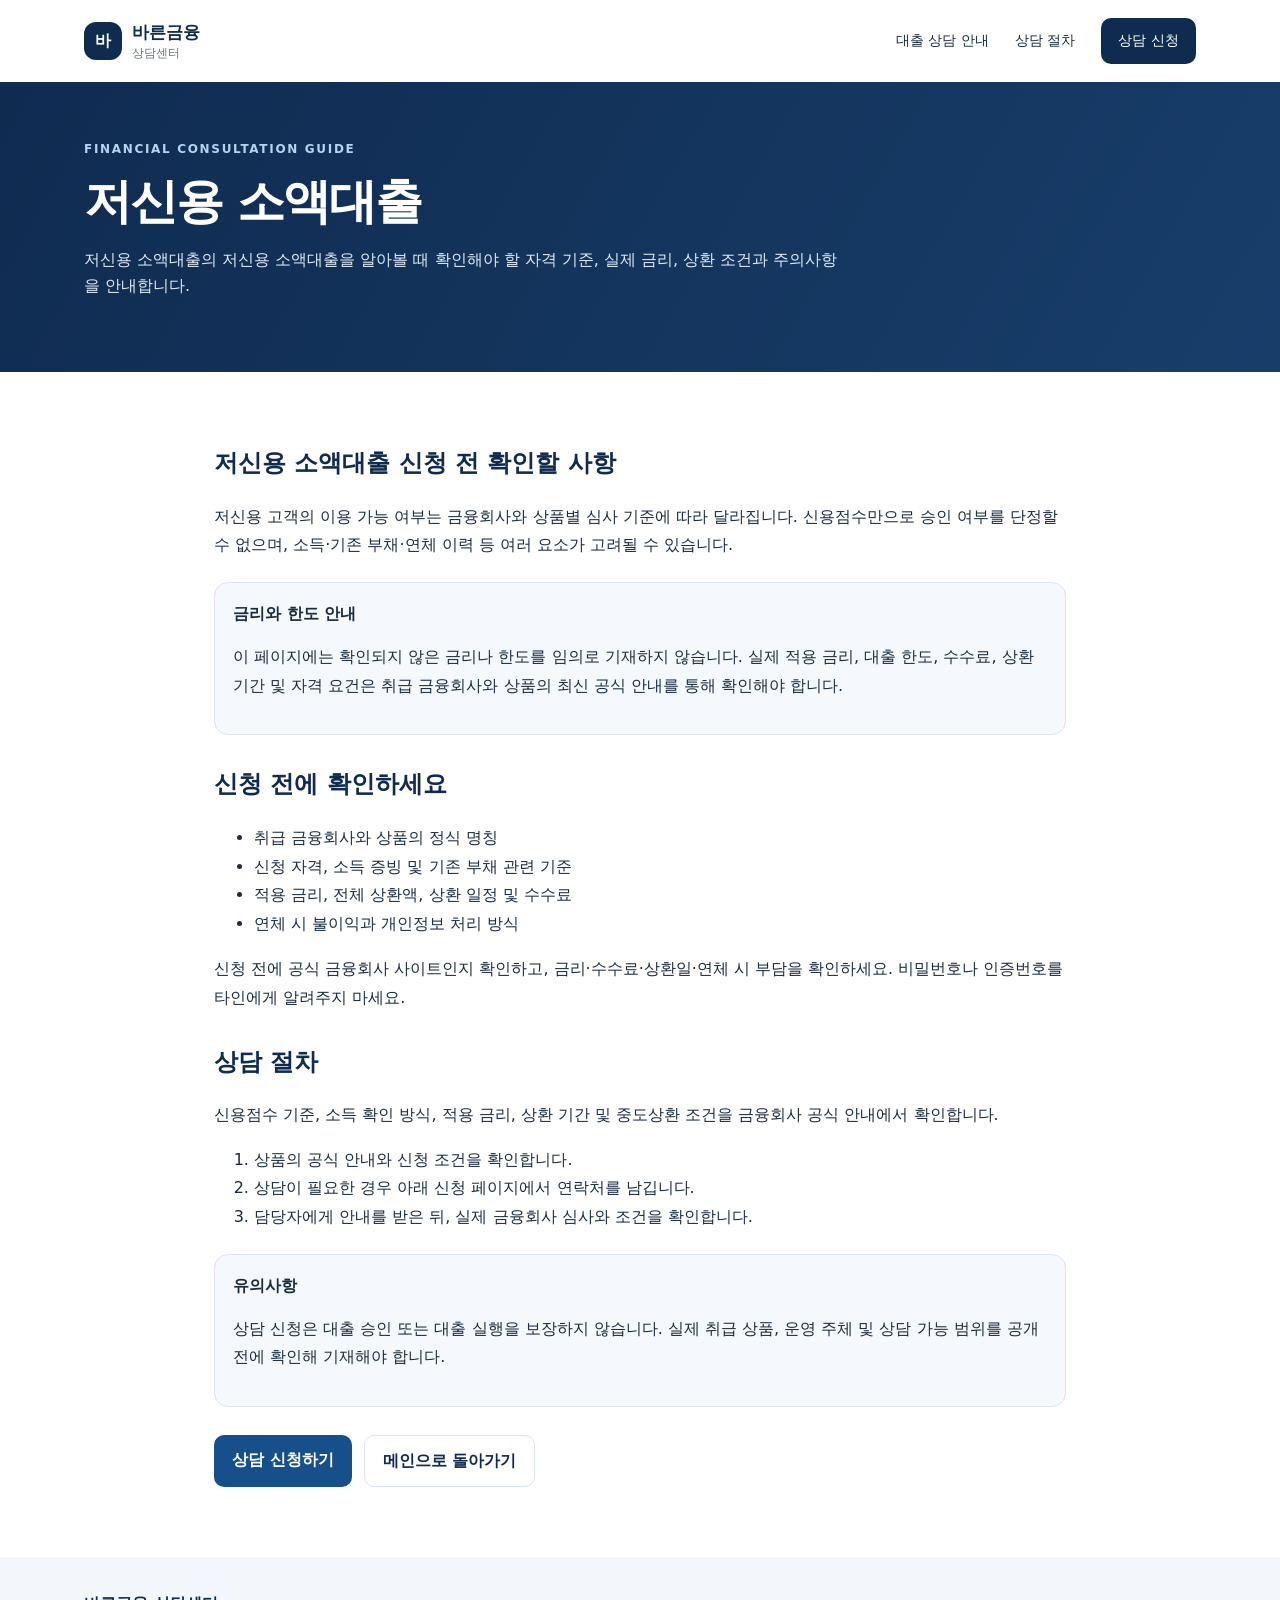
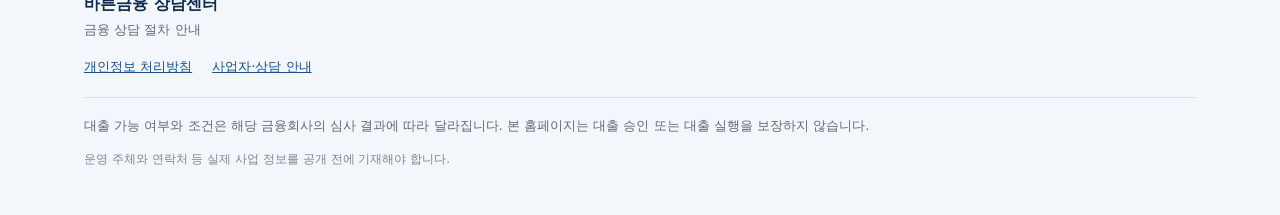
<file: public/low-credit-small-loan.html>
<!doctype html>
<html lang="ko"><head><meta charset="utf-8"><meta name="viewport" content="width=device-width, initial-scale=1"><meta name="description" content="저신용 소액대출의 저신용 소액대출을 알아볼 때 확인해야 할 자격 기준, 실제 금리, 상환 조건과 주의사항을 안내합니다."><meta name="theme-color" content="#102b50"><title>저신용 소액대출 안내 | 바른금융 상담센터</title><link rel="canonical" href="https://YOUR-DOMAIN.example/low-credit-small-loan.html"><link rel="stylesheet" href="styles.css"></head>
<body><a class="skip-link" href="#main">본문으로 건너뛰기</a><header class="site-header"><a class="brand" href="index.html" aria-label="바른금융 상담센터 홈"><span class="brand-mark">바</span><span><strong>바른금융</strong><small>상담센터</small></span></a><nav aria-label="주요 메뉴"><a href="/#products">대출 상담 안내</a><a href="/#process">상담 절차</a><a class="nav-cta" href="/#apply">상담 신청</a></nav></header>
<main id="main"><section class="detail-hero"><p class="eyebrow">FINANCIAL CONSULTATION GUIDE</p><h1>저신용 소액대출</h1><p>저신용 소액대출의 저신용 소액대출을 알아볼 때 확인해야 할 자격 기준, 실제 금리, 상환 조건과 주의사항을 안내합니다.</p></section><article class="detail-content"><h2>저신용 소액대출 신청 전 확인할 사항</h2><p>저신용 고객의 이용 가능 여부는 금융회사와 상품별 심사 기준에 따라 달라집니다. 신용점수만으로 승인 여부를 단정할 수 없으며, 소득·기존 부채·연체 이력 등 여러 요소가 고려될 수 있습니다.</p><div class="notice-panel"><strong>금리와 한도 안내</strong><p>이 페이지에는 확인되지 않은 금리나 한도를 임의로 기재하지 않습니다. 실제 적용 금리, 대출 한도, 수수료, 상환 기간 및 자격 요건은 취급 금융회사와 상품의 최신 공식 안내를 통해 확인해야 합니다.</p></div><h2>신청 전에 확인하세요</h2><ul><li>취급 금융회사와 상품의 정식 명칭</li><li>신청 자격, 소득 증빙 및 기존 부채 관련 기준</li><li>적용 금리, 전체 상환액, 상환 일정 및 수수료</li><li>연체 시 불이익과 개인정보 처리 방식</li></ul><p>신청 전에 공식 금융회사 사이트인지 확인하고, 금리·수수료·상환일·연체 시 부담을 확인하세요. 비밀번호나 인증번호를 타인에게 알려주지 마세요.</p><h2>상담 절차</h2><p>신용점수 기준, 소득 확인 방식, 적용 금리, 상환 기간 및 중도상환 조건을 금융회사 공식 안내에서 확인합니다.</p><ol><li>상품의 공식 안내와 신청 조건을 확인합니다.</li><li>상담이 필요한 경우 아래 신청 페이지에서 연락처를 남깁니다.</li><li>담당자에게 안내를 받은 뒤, 실제 금융회사 심사와 조건을 확인합니다.</li></ol><div class="notice-panel"><strong>유의사항</strong><p>상담 신청은 대출 승인 또는 대출 실행을 보장하지 않습니다. 실제 취급 상품, 운영 주체 및 상담 가능 범위를 공개 전에 확인해 기재해야 합니다.</p></div><div class="detail-actions"><a class="detail-primary" href="/#apply">상담 신청하기</a><a class="detail-secondary" href="index.html">메인으로 돌아가기</a></div></article></main><footer class="site-footer"><div class="footer-brand"><strong>바른금융 상담센터</strong><p>금융 상담 절차 안내</p></div><div class="footer-links"><a href="/privacy.html">개인정보 처리방침</a><a href="/notice.html">사업자·상담 안내</a></div><p class="disclaimer">대출 가능 여부와 조건은 해당 금융회사의 심사 결과에 따라 달라집니다. 본 홈페이지는 대출 승인 또는 대출 실행을 보장하지 않습니다.</p><p class="legal-placeholder">운영 주체와 연락처 등 실제 사업 정보를 공개 전에 기재해야 합니다.</p></footer></body></html>
</file>
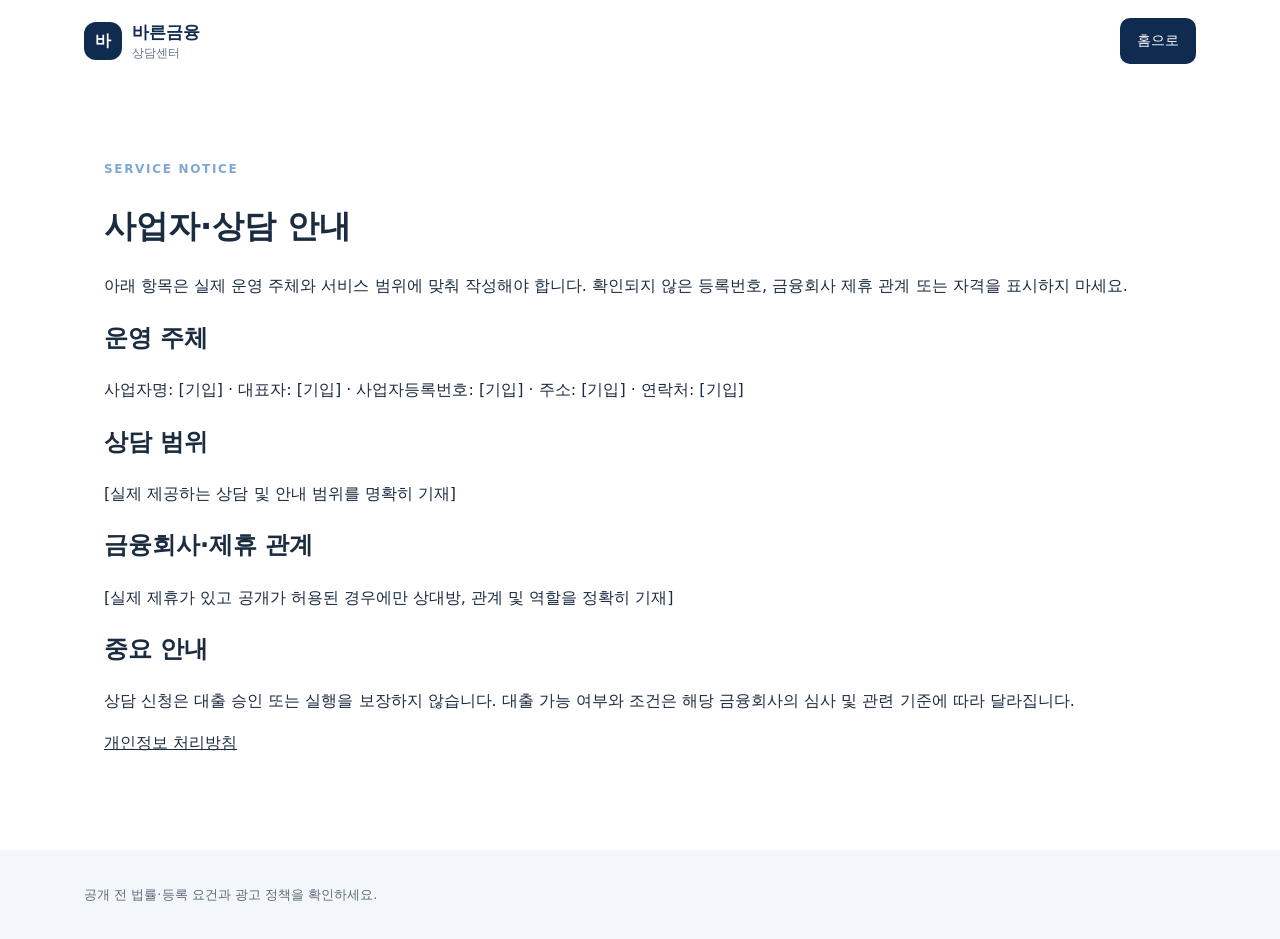
<file: public/notice.html>
<!doctype html><html lang="ko"><head><meta charset="utf-8"><meta name="viewport" content="width=device-width,initial-scale=1"><title>사업자·상담 안내 | 바른금융 상담센터</title><link rel="stylesheet" href="styles.css"></head><body><header class="site-header"><a class="brand" href="index.html"><span class="brand-mark">바</span><span><strong>바른금융</strong><small>상담센터</small></span></a><nav><a class="nav-cta" href="index.html">홈으로</a></nav></header><main class="section"><p class="eyebrow">SERVICE NOTICE</p><h1>사업자·상담 안내</h1><p>아래 항목은 실제 운영 주체와 서비스 범위에 맞춰 작성해야 합니다. 확인되지 않은 등록번호, 금융회사 제휴 관계 또는 자격을 표시하지 마세요.</p><h2>운영 주체</h2><p>사업자명: [기입] · 대표자: [기입] · 사업자등록번호: [기입] · 주소: [기입] · 연락처: [기입]</p><h2>상담 범위</h2><p>[실제 제공하는 상담 및 안내 범위를 명확히 기재]</p><h2>금융회사·제휴 관계</h2><p>[실제 제휴가 있고 공개가 허용된 경우에만 상대방, 관계 및 역할을 정확히 기재]</p><h2>중요 안내</h2><p>상담 신청은 대출 승인 또는 실행을 보장하지 않습니다. 대출 가능 여부와 조건은 해당 금융회사의 심사 및 관련 기준에 따라 달라집니다.</p><p><a href="/privacy.html">개인정보 처리방침</a></p></main><footer class="site-footer">공개 전 법률·등록 요건과 광고 정책을 확인하세요.</footer></body></html>
</file>
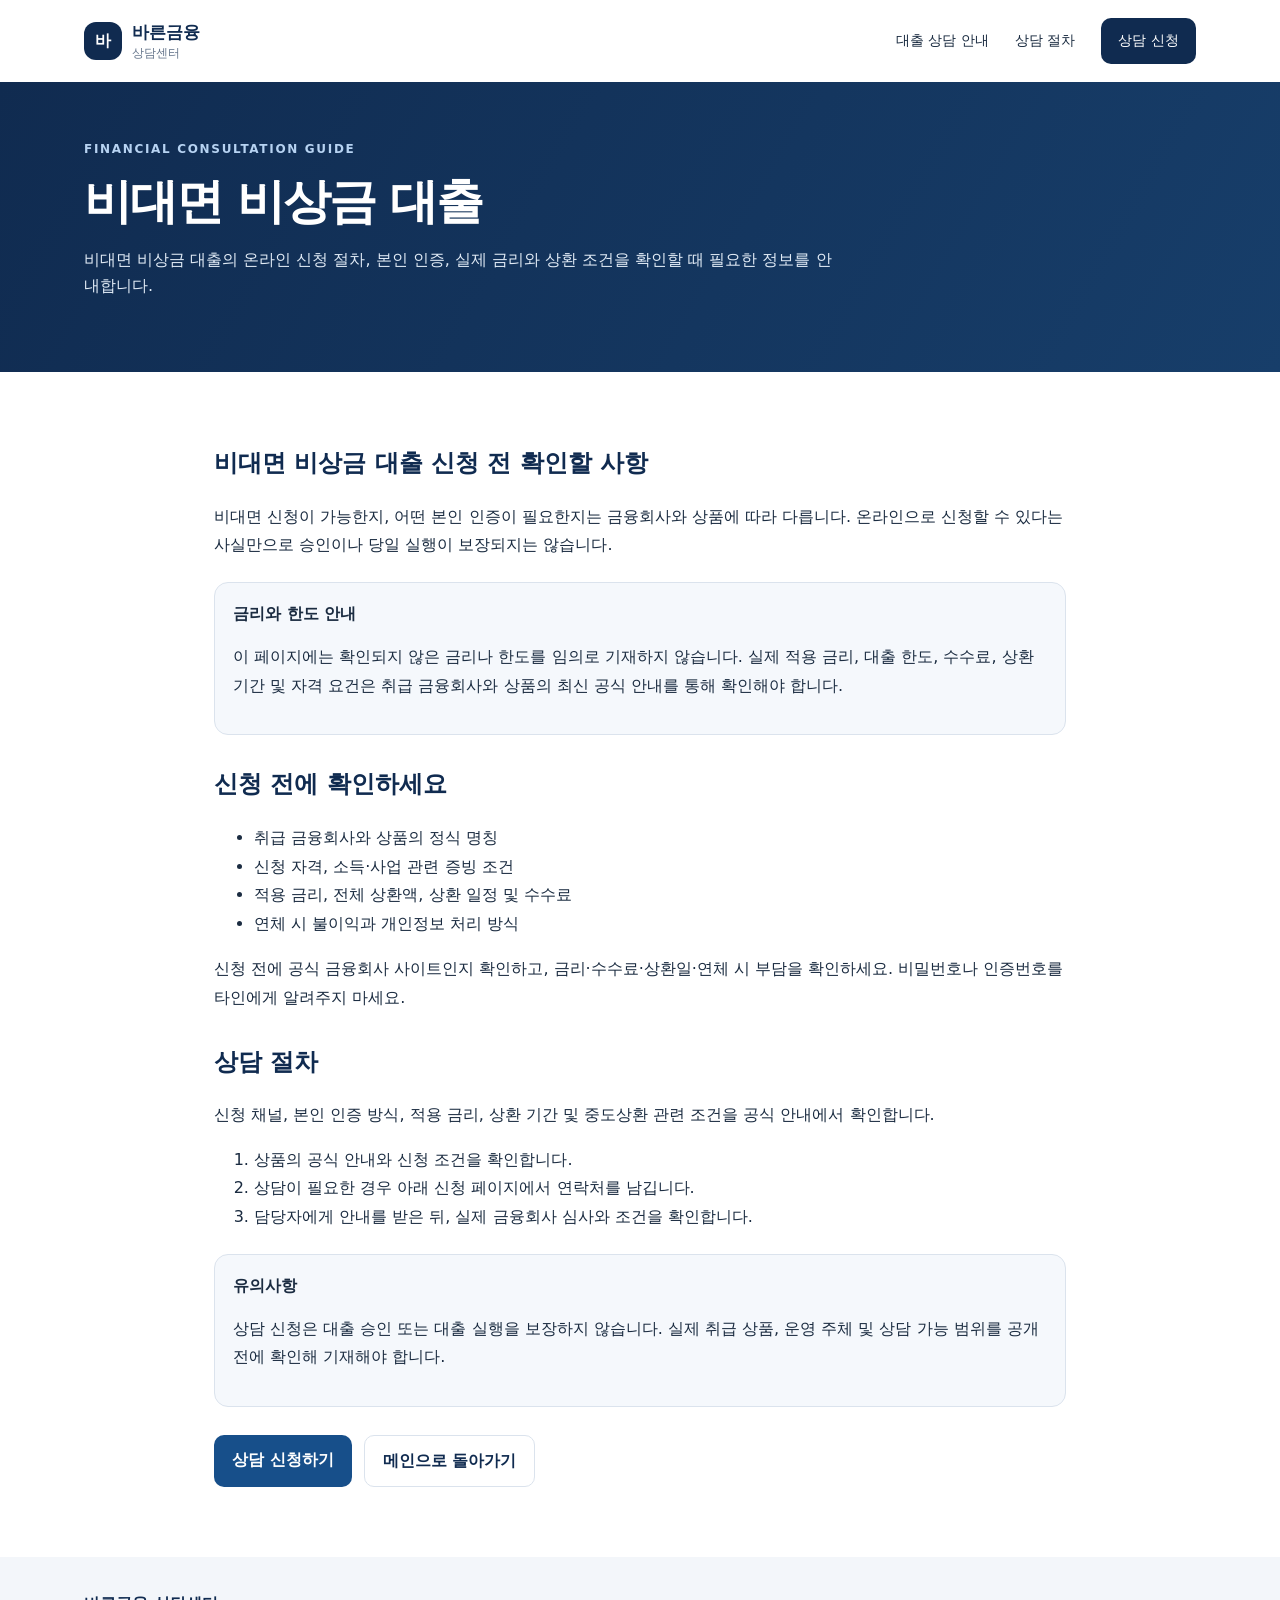
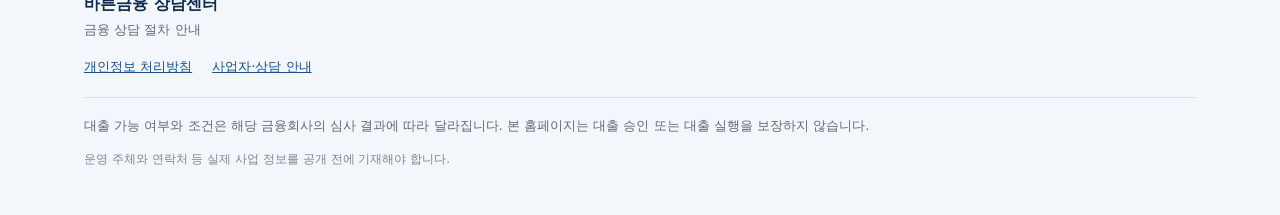
<file: public/online-emergency-loan.html>
<!doctype html>
<html lang="ko"><head><meta charset="utf-8"><meta name="viewport" content="width=device-width, initial-scale=1"><meta name="description" content="비대면 비상금 대출의 온라인 신청 절차, 본인 인증, 실제 금리와 상환 조건을 확인할 때 필요한 정보를 안내합니다."><meta name="theme-color" content="#102b50"><title>비대면 비상금 대출 안내 | 바른금융 상담센터</title><link rel="canonical" href="https://YOUR-DOMAIN.example/online-emergency-loan.html"><link rel="stylesheet" href="styles.css"></head>
<body><a class="skip-link" href="#main">본문으로 건너뛰기</a><header class="site-header"><a class="brand" href="index.html" aria-label="바른금융 상담센터 홈"><span class="brand-mark">바</span><span><strong>바른금융</strong><small>상담센터</small></span></a><nav aria-label="주요 메뉴"><a href="/#products">대출 상담 안내</a><a href="/#process">상담 절차</a><a class="nav-cta" href="/#apply">상담 신청</a></nav></header>
<main id="main"><section class="detail-hero"><p class="eyebrow">FINANCIAL CONSULTATION GUIDE</p><h1>비대면 비상금 대출</h1><p>비대면 비상금 대출의 온라인 신청 절차, 본인 인증, 실제 금리와 상환 조건을 확인할 때 필요한 정보를 안내합니다.</p></section><article class="detail-content"><h2>비대면 비상금 대출 신청 전 확인할 사항</h2><p>비대면 신청이 가능한지, 어떤 본인 인증이 필요한지는 금융회사와 상품에 따라 다릅니다. 온라인으로 신청할 수 있다는 사실만으로 승인이나 당일 실행이 보장되지는 않습니다.</p><div class="notice-panel"><strong>금리와 한도 안내</strong><p>이 페이지에는 확인되지 않은 금리나 한도를 임의로 기재하지 않습니다. 실제 적용 금리, 대출 한도, 수수료, 상환 기간 및 자격 요건은 취급 금융회사와 상품의 최신 공식 안내를 통해 확인해야 합니다.</p></div><h2>신청 전에 확인하세요</h2><ul><li>취급 금융회사와 상품의 정식 명칭</li><li>신청 자격, 소득·사업 관련 증빙 조건</li><li>적용 금리, 전체 상환액, 상환 일정 및 수수료</li><li>연체 시 불이익과 개인정보 처리 방식</li></ul><p>신청 전에 공식 금융회사 사이트인지 확인하고, 금리·수수료·상환일·연체 시 부담을 확인하세요. 비밀번호나 인증번호를 타인에게 알려주지 마세요.</p><h2>상담 절차</h2><p>신청 채널, 본인 인증 방식, 적용 금리, 상환 기간 및 중도상환 관련 조건을 공식 안내에서 확인합니다.</p><ol><li>상품의 공식 안내와 신청 조건을 확인합니다.</li><li>상담이 필요한 경우 아래 신청 페이지에서 연락처를 남깁니다.</li><li>담당자에게 안내를 받은 뒤, 실제 금융회사 심사와 조건을 확인합니다.</li></ol><div class="notice-panel"><strong>유의사항</strong><p>상담 신청은 대출 승인 또는 대출 실행을 보장하지 않습니다. 실제 취급 상품, 운영 주체 및 상담 가능 범위를 공개 전에 확인해 기재해야 합니다.</p></div><div class="detail-actions"><a class="detail-primary" href="/#apply">상담 신청하기</a><a class="detail-secondary" href="index.html">메인으로 돌아가기</a></div></article></main><footer class="site-footer"><div class="footer-brand"><strong>바른금융 상담센터</strong><p>금융 상담 절차 안내</p></div><div class="footer-links"><a href="/privacy.html">개인정보 처리방침</a><a href="/notice.html">사업자·상담 안내</a></div><p class="disclaimer">대출 가능 여부와 조건은 해당 금융회사의 심사 결과에 따라 달라집니다. 본 홈페이지는 대출 승인 또는 대출 실행을 보장하지 않습니다.</p><p class="legal-placeholder">운영 주체와 연락처 등 실제 사업 정보를 공개 전에 기재해야 합니다.</p></footer></body></html>
</file>
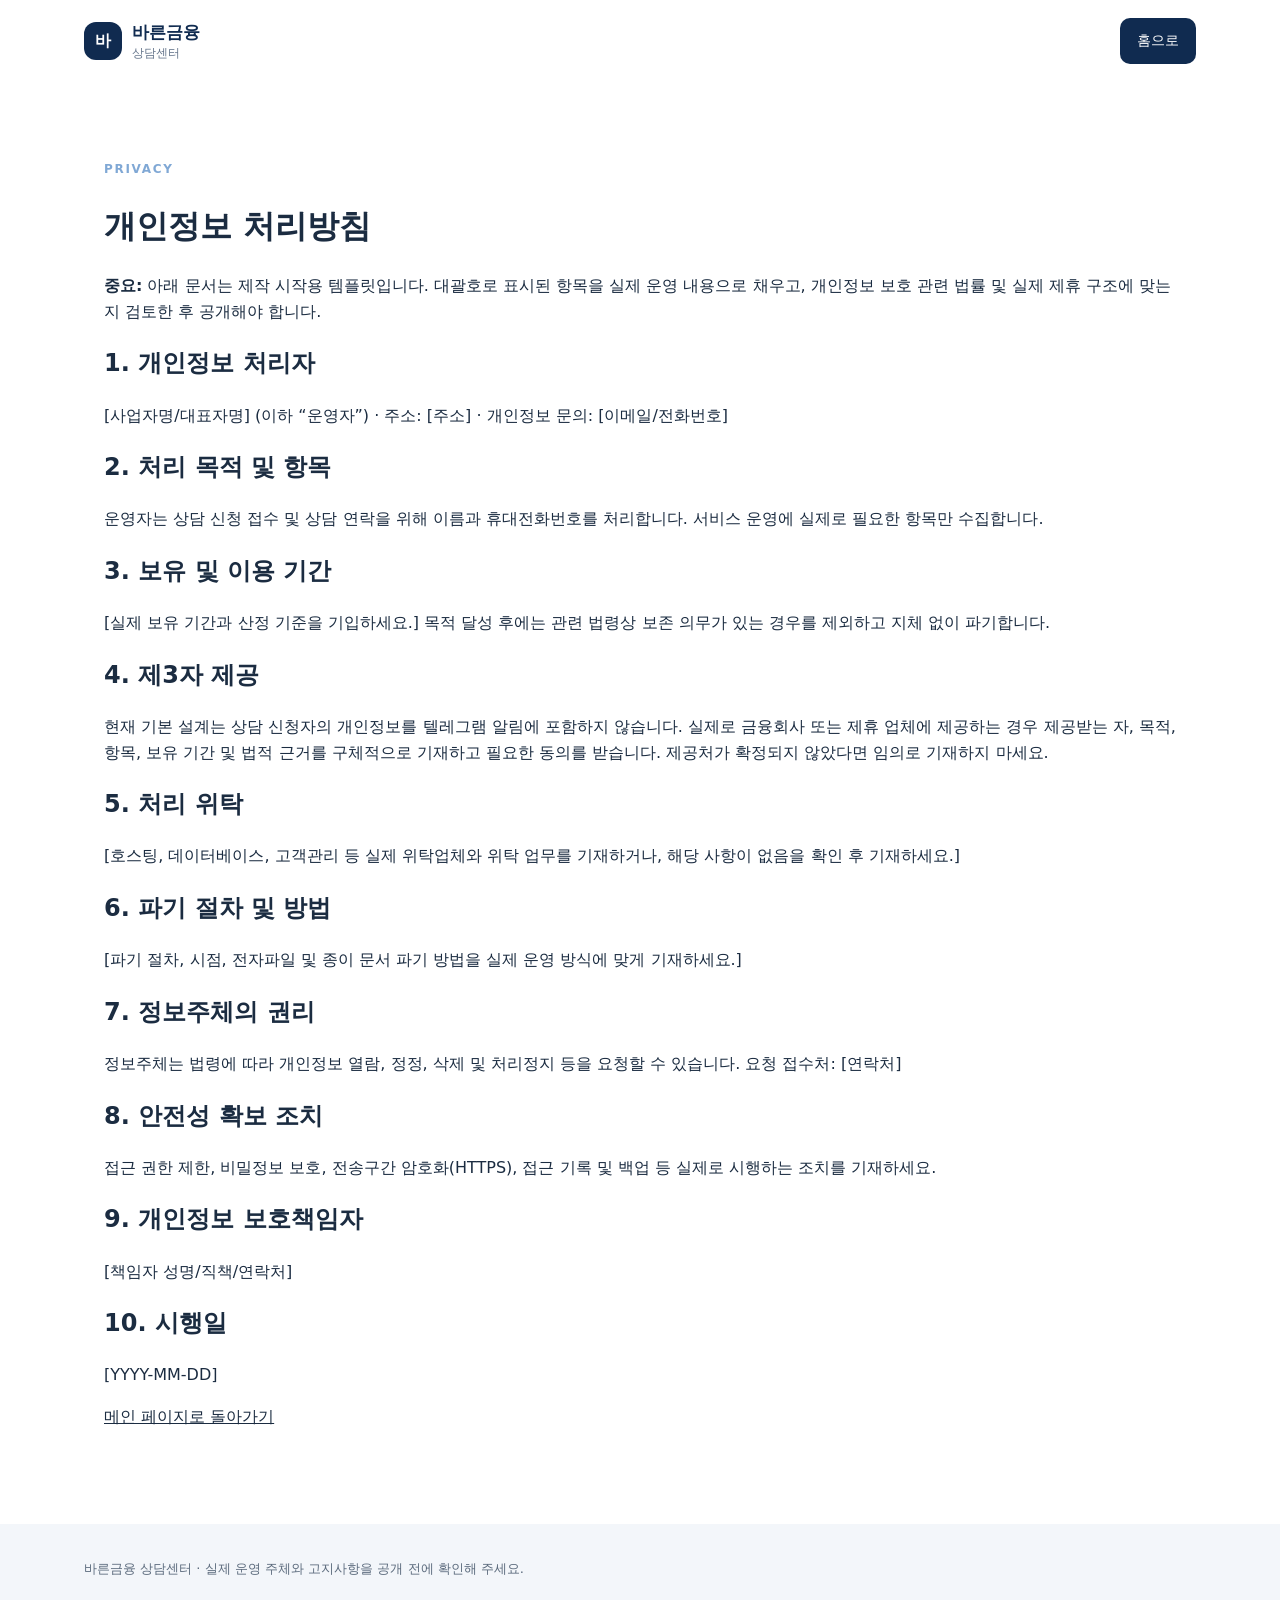
<file: public/privacy.html>
<!doctype html><html lang="ko"><head><meta charset="utf-8"><meta name="viewport" content="width=device-width,initial-scale=1"><meta name="robots" content="index,follow"><title>개인정보 처리방침 | 바른금융 상담센터</title><link rel="stylesheet" href="styles.css"></head><body><header class="site-header"><a class="brand" href="index.html"><span class="brand-mark">바</span><span><strong>바른금융</strong><small>상담센터</small></span></a><nav><a class="nav-cta" href="index.html">홈으로</a></nav></header><main class="section"><p class="eyebrow">PRIVACY</p><h1>개인정보 처리방침</h1><p><strong>중요:</strong> 아래 문서는 제작 시작용 템플릿입니다. 대괄호로 표시된 항목을 실제 운영 내용으로 채우고, 개인정보 보호 관련 법률 및 실제 제휴 구조에 맞는지 검토한 후 공개해야 합니다.</p><h2>1. 개인정보 처리자</h2><p>[사업자명/대표자명] (이하 “운영자”) · 주소: [주소] · 개인정보 문의: [이메일/전화번호]</p><h2>2. 처리 목적 및 항목</h2><p>운영자는 상담 신청 접수 및 상담 연락을 위해 이름과 휴대전화번호를 처리합니다. 서비스 운영에 실제로 필요한 항목만 수집합니다.</p><h2>3. 보유 및 이용 기간</h2><p>[실제 보유 기간과 산정 기준을 기입하세요.] 목적 달성 후에는 관련 법령상 보존 의무가 있는 경우를 제외하고 지체 없이 파기합니다.</p><h2>4. 제3자 제공</h2><p>현재 기본 설계는 상담 신청자의 개인정보를 텔레그램 알림에 포함하지 않습니다. 실제로 금융회사 또는 제휴 업체에 제공하는 경우 제공받는 자, 목적, 항목, 보유 기간 및 법적 근거를 구체적으로 기재하고 필요한 동의를 받습니다. 제공처가 확정되지 않았다면 임의로 기재하지 마세요.</p><h2>5. 처리 위탁</h2><p>[호스팅, 데이터베이스, 고객관리 등 실제 위탁업체와 위탁 업무를 기재하거나, 해당 사항이 없음을 확인 후 기재하세요.]</p><h2>6. 파기 절차 및 방법</h2><p>[파기 절차, 시점, 전자파일 및 종이 문서 파기 방법을 실제 운영 방식에 맞게 기재하세요.]</p><h2>7. 정보주체의 권리</h2><p>정보주체는 법령에 따라 개인정보 열람, 정정, 삭제 및 처리정지 등을 요청할 수 있습니다. 요청 접수처: [연락처]</p><h2>8. 안전성 확보 조치</h2><p>접근 권한 제한, 비밀정보 보호, 전송구간 암호화(HTTPS), 접근 기록 및 백업 등 실제로 시행하는 조치를 기재하세요.</p><h2>9. 개인정보 보호책임자</h2><p>[책임자 성명/직책/연락처]</p><h2>10. 시행일</h2><p>[YYYY-MM-DD]</p><p><a href="index.html">메인 페이지로 돌아가기</a></p></main><footer class="site-footer">바른금융 상담센터 · 실제 운영 주체와 고지사항을 공개 전에 확인해 주세요.</footer></body></html>
</file>
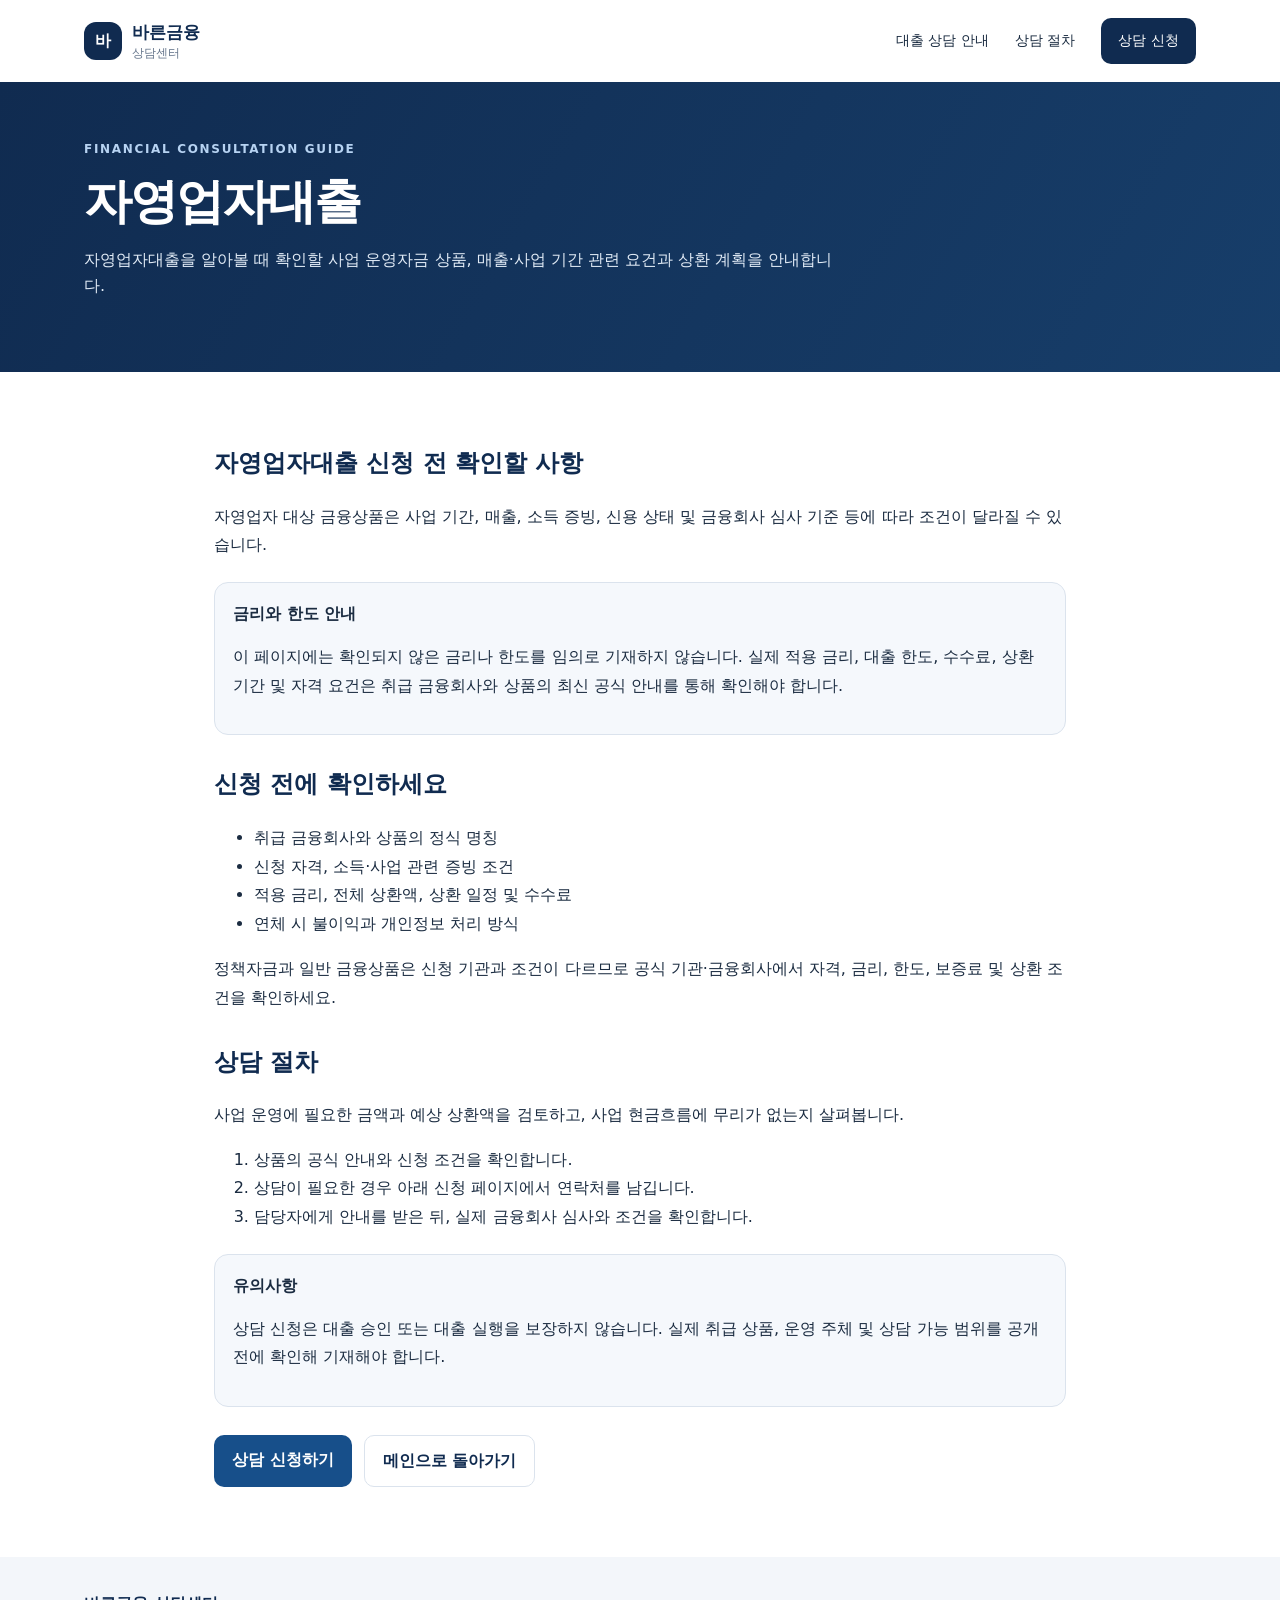
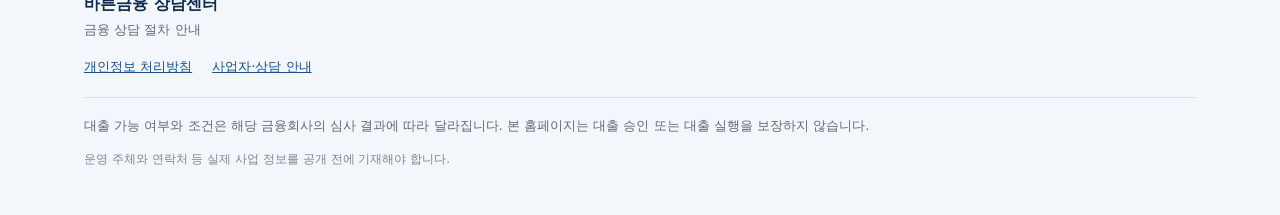
<file: public/self-employed-loan.html>
<!doctype html>
<html lang="ko"><head><meta charset="utf-8"><meta name="viewport" content="width=device-width, initial-scale=1"><meta name="description" content="자영업자대출을 알아볼 때 확인할 사업 운영자금 상품, 매출·사업 기간 관련 요건과 상환 계획을 안내합니다."><meta name="theme-color" content="#102b50"><title>자영업자대출 안내 | 바른금융 상담센터</title><link rel="canonical" href="https://YOUR-DOMAIN.example/self-employed-loan.html"><link rel="stylesheet" href="styles.css"></head>
<body><a class="skip-link" href="#main">본문으로 건너뛰기</a><header class="site-header"><a class="brand" href="index.html" aria-label="바른금융 상담센터 홈"><span class="brand-mark">바</span><span><strong>바른금융</strong><small>상담센터</small></span></a><nav aria-label="주요 메뉴"><a href="/#products">대출 상담 안내</a><a href="/#process">상담 절차</a><a class="nav-cta" href="/#apply">상담 신청</a></nav></header>
<main id="main"><section class="detail-hero"><p class="eyebrow">FINANCIAL CONSULTATION GUIDE</p><h1>자영업자대출</h1><p>자영업자대출을 알아볼 때 확인할 사업 운영자금 상품, 매출·사업 기간 관련 요건과 상환 계획을 안내합니다.</p></section><article class="detail-content"><h2>자영업자대출 신청 전 확인할 사항</h2><p>자영업자 대상 금융상품은 사업 기간, 매출, 소득 증빙, 신용 상태 및 금융회사 심사 기준 등에 따라 조건이 달라질 수 있습니다.</p><div class="notice-panel"><strong>금리와 한도 안내</strong><p>이 페이지에는 확인되지 않은 금리나 한도를 임의로 기재하지 않습니다. 실제 적용 금리, 대출 한도, 수수료, 상환 기간 및 자격 요건은 취급 금융회사와 상품의 최신 공식 안내를 통해 확인해야 합니다.</p></div><h2>신청 전에 확인하세요</h2><ul><li>취급 금융회사와 상품의 정식 명칭</li><li>신청 자격, 소득·사업 관련 증빙 조건</li><li>적용 금리, 전체 상환액, 상환 일정 및 수수료</li><li>연체 시 불이익과 개인정보 처리 방식</li></ul><p>정책자금과 일반 금융상품은 신청 기관과 조건이 다르므로 공식 기관·금융회사에서 자격, 금리, 한도, 보증료 및 상환 조건을 확인하세요.</p><h2>상담 절차</h2><p>사업 운영에 필요한 금액과 예상 상환액을 검토하고, 사업 현금흐름에 무리가 없는지 살펴봅니다.</p><ol><li>상품의 공식 안내와 신청 조건을 확인합니다.</li><li>상담이 필요한 경우 아래 신청 페이지에서 연락처를 남깁니다.</li><li>담당자에게 안내를 받은 뒤, 실제 금융회사 심사와 조건을 확인합니다.</li></ol><div class="notice-panel"><strong>유의사항</strong><p>상담 신청은 대출 승인 또는 대출 실행을 보장하지 않습니다. 실제 취급 상품, 운영 주체 및 상담 가능 범위를 공개 전에 확인해 기재해야 합니다.</p></div><div class="detail-actions"><a class="detail-primary" href="/#apply">상담 신청하기</a><a class="detail-secondary" href="index.html">메인으로 돌아가기</a></div></article></main><footer class="site-footer"><div class="footer-brand"><strong>바른금융 상담센터</strong><p>금융 상담 절차 안내</p></div><div class="footer-links"><a href="/privacy.html">개인정보 처리방침</a><a href="/notice.html">사업자·상담 안내</a></div><p class="disclaimer">대출 가능 여부와 조건은 해당 금융회사의 심사 결과에 따라 달라집니다. 본 홈페이지는 대출 승인 또는 대출 실행을 보장하지 않습니다.</p><p class="legal-placeholder">운영 주체와 연락처 등 실제 사업 정보를 공개 전에 기재해야 합니다.</p></footer></body></html>
</file>
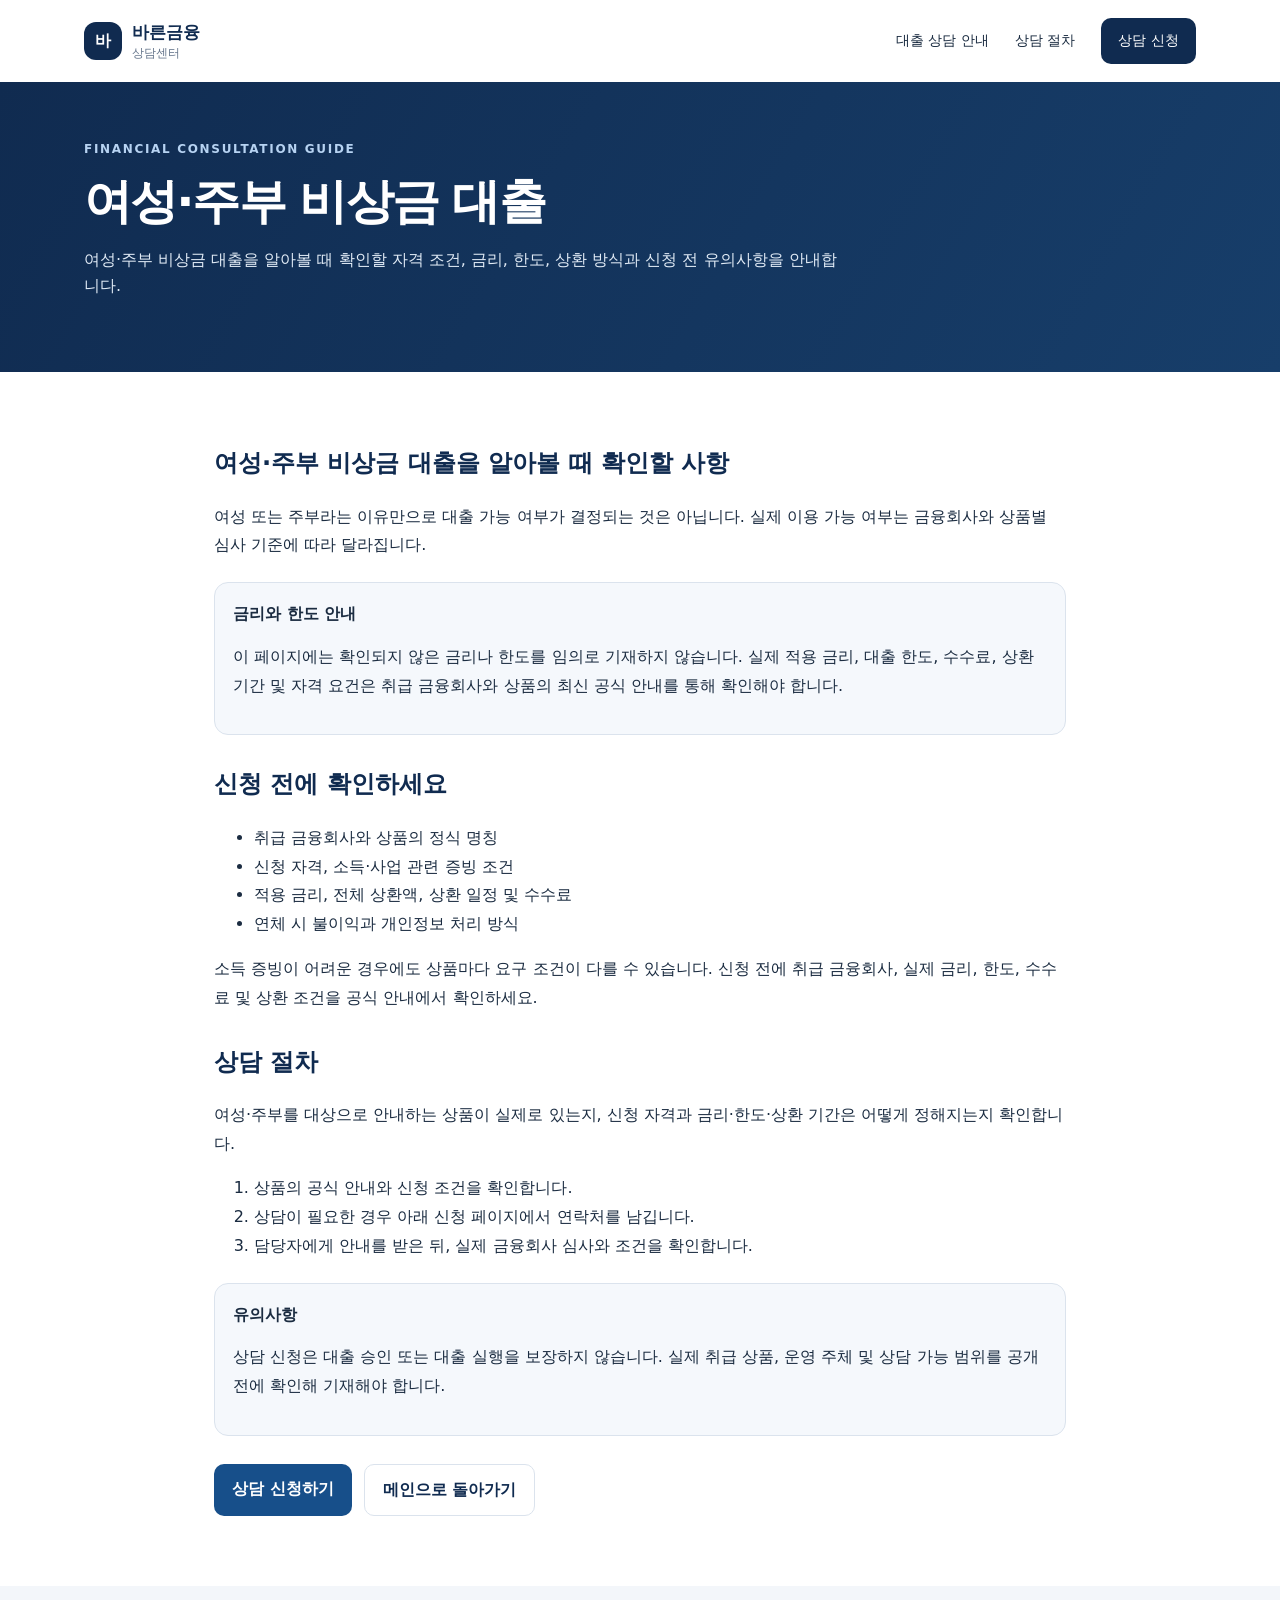
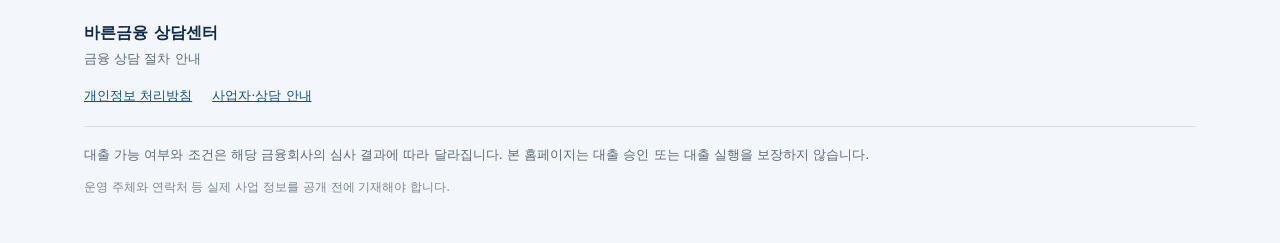
<file: public/women-housewife-loan.html>
<!doctype html>
<html lang="ko"><head><meta charset="utf-8"><meta name="viewport" content="width=device-width, initial-scale=1"><meta name="description" content="여성·주부 비상금 대출을 알아볼 때 확인할 자격 조건, 금리, 한도, 상환 방식과 신청 전 유의사항을 안내합니다."><meta name="theme-color" content="#102b50"><title>여성·주부 비상금 대출 안내 | 바른금융 상담센터</title><link rel="canonical" href="https://YOUR-DOMAIN.example/women-housewife-loan.html"><link rel="stylesheet" href="styles.css"></head>
<body><a class="skip-link" href="#main">본문으로 건너뛰기</a><header class="site-header"><a class="brand" href="index.html" aria-label="바른금융 상담센터 홈"><span class="brand-mark">바</span><span><strong>바른금융</strong><small>상담센터</small></span></a><nav aria-label="주요 메뉴"><a href="/#products">대출 상담 안내</a><a href="/#process">상담 절차</a><a class="nav-cta" href="/#apply">상담 신청</a></nav></header>
<main id="main"><section class="detail-hero"><p class="eyebrow">FINANCIAL CONSULTATION GUIDE</p><h1>여성·주부 비상금 대출</h1><p>여성·주부 비상금 대출을 알아볼 때 확인할 자격 조건, 금리, 한도, 상환 방식과 신청 전 유의사항을 안내합니다.</p></section><article class="detail-content"><h2>여성·주부 비상금 대출을 알아볼 때 확인할 사항</h2><p>여성 또는 주부라는 이유만으로 대출 가능 여부가 결정되는 것은 아닙니다. 실제 이용 가능 여부는 금융회사와 상품별 심사 기준에 따라 달라집니다.</p><div class="notice-panel"><strong>금리와 한도 안내</strong><p>이 페이지에는 확인되지 않은 금리나 한도를 임의로 기재하지 않습니다. 실제 적용 금리, 대출 한도, 수수료, 상환 기간 및 자격 요건은 취급 금융회사와 상품의 최신 공식 안내를 통해 확인해야 합니다.</p></div><h2>신청 전에 확인하세요</h2><ul><li>취급 금융회사와 상품의 정식 명칭</li><li>신청 자격, 소득·사업 관련 증빙 조건</li><li>적용 금리, 전체 상환액, 상환 일정 및 수수료</li><li>연체 시 불이익과 개인정보 처리 방식</li></ul><p>소득 증빙이 어려운 경우에도 상품마다 요구 조건이 다를 수 있습니다. 신청 전에 취급 금융회사, 실제 금리, 한도, 수수료 및 상환 조건을 공식 안내에서 확인하세요.</p><h2>상담 절차</h2><p>여성·주부를 대상으로 안내하는 상품이 실제로 있는지, 신청 자격과 금리·한도·상환 기간은 어떻게 정해지는지 확인합니다.</p><ol><li>상품의 공식 안내와 신청 조건을 확인합니다.</li><li>상담이 필요한 경우 아래 신청 페이지에서 연락처를 남깁니다.</li><li>담당자에게 안내를 받은 뒤, 실제 금융회사 심사와 조건을 확인합니다.</li></ol><div class="notice-panel"><strong>유의사항</strong><p>상담 신청은 대출 승인 또는 대출 실행을 보장하지 않습니다. 실제 취급 상품, 운영 주체 및 상담 가능 범위를 공개 전에 확인해 기재해야 합니다.</p></div><div class="detail-actions"><a class="detail-primary" href="/#apply">상담 신청하기</a><a class="detail-secondary" href="index.html">메인으로 돌아가기</a></div></article></main><footer class="site-footer"><div class="footer-brand"><strong>바른금융 상담센터</strong><p>금융 상담 절차 안내</p></div><div class="footer-links"><a href="/privacy.html">개인정보 처리방침</a><a href="/notice.html">사업자·상담 안내</a></div><p class="disclaimer">대출 가능 여부와 조건은 해당 금융회사의 심사 결과에 따라 달라집니다. 본 홈페이지는 대출 승인 또는 대출 실행을 보장하지 않습니다.</p><p class="legal-placeholder">운영 주체와 연락처 등 실제 사업 정보를 공개 전에 기재해야 합니다.</p></footer></body></html>
</file>
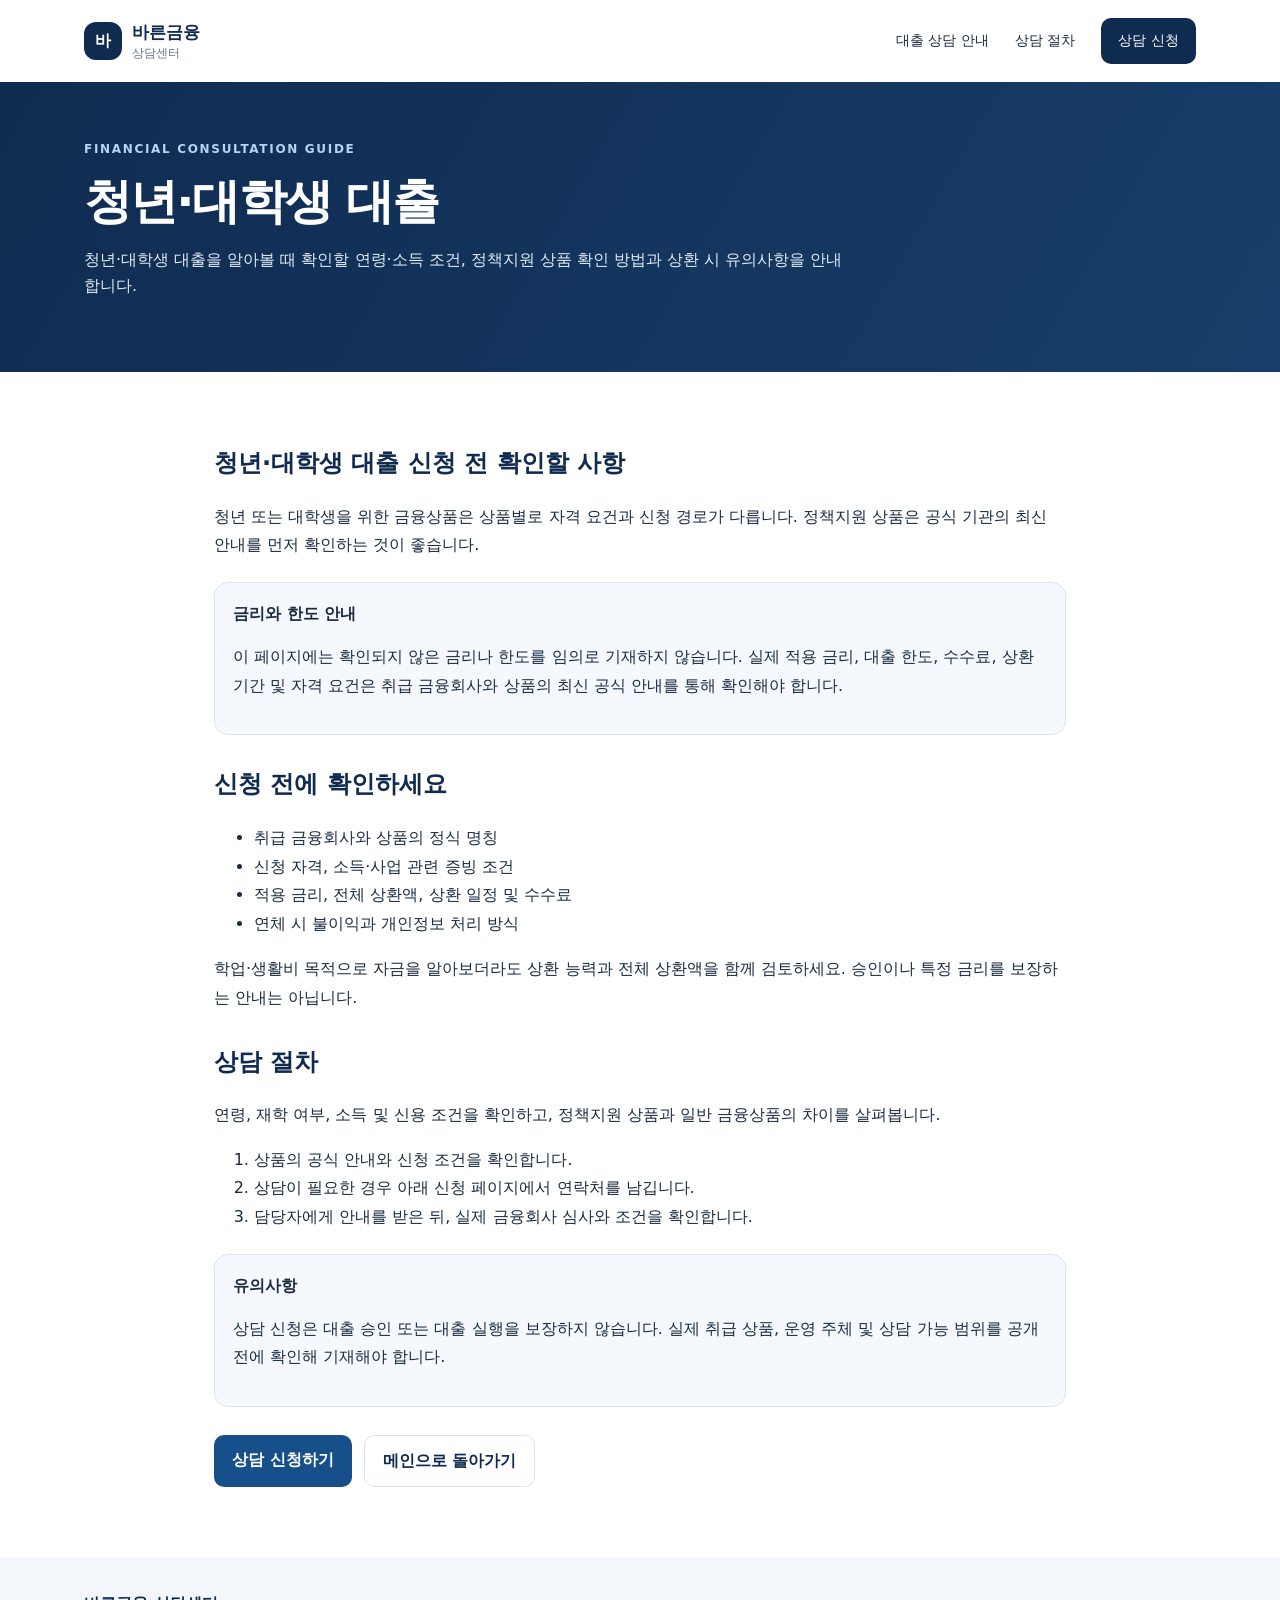
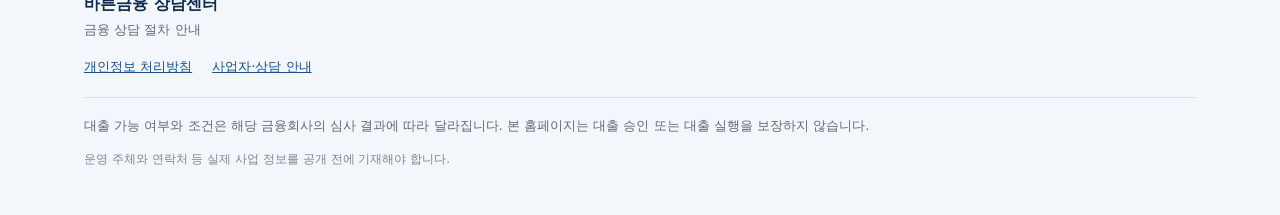
<file: public/youth-student-loan.html>
<!doctype html>
<html lang="ko"><head><meta charset="utf-8"><meta name="viewport" content="width=device-width, initial-scale=1"><meta name="description" content="청년·대학생 대출을 알아볼 때 확인할 연령·소득 조건, 정책지원 상품 확인 방법과 상환 시 유의사항을 안내합니다."><meta name="theme-color" content="#102b50"><title>청년·대학생 대출 안내 | 바른금융 상담센터</title><link rel="canonical" href="https://YOUR-DOMAIN.example/youth-student-loan.html"><link rel="stylesheet" href="styles.css"></head>
<body><a class="skip-link" href="#main">본문으로 건너뛰기</a><header class="site-header"><a class="brand" href="index.html" aria-label="바른금융 상담센터 홈"><span class="brand-mark">바</span><span><strong>바른금융</strong><small>상담센터</small></span></a><nav aria-label="주요 메뉴"><a href="/#products">대출 상담 안내</a><a href="/#process">상담 절차</a><a class="nav-cta" href="/#apply">상담 신청</a></nav></header>
<main id="main"><section class="detail-hero"><p class="eyebrow">FINANCIAL CONSULTATION GUIDE</p><h1>청년·대학생 대출</h1><p>청년·대학생 대출을 알아볼 때 확인할 연령·소득 조건, 정책지원 상품 확인 방법과 상환 시 유의사항을 안내합니다.</p></section><article class="detail-content"><h2>청년·대학생 대출 신청 전 확인할 사항</h2><p>청년 또는 대학생을 위한 금융상품은 상품별로 자격 요건과 신청 경로가 다릅니다. 정책지원 상품은 공식 기관의 최신 안내를 먼저 확인하는 것이 좋습니다.</p><div class="notice-panel"><strong>금리와 한도 안내</strong><p>이 페이지에는 확인되지 않은 금리나 한도를 임의로 기재하지 않습니다. 실제 적용 금리, 대출 한도, 수수료, 상환 기간 및 자격 요건은 취급 금융회사와 상품의 최신 공식 안내를 통해 확인해야 합니다.</p></div><h2>신청 전에 확인하세요</h2><ul><li>취급 금융회사와 상품의 정식 명칭</li><li>신청 자격, 소득·사업 관련 증빙 조건</li><li>적용 금리, 전체 상환액, 상환 일정 및 수수료</li><li>연체 시 불이익과 개인정보 처리 방식</li></ul><p>학업·생활비 목적으로 자금을 알아보더라도 상환 능력과 전체 상환액을 함께 검토하세요. 승인이나 특정 금리를 보장하는 안내는 아닙니다.</p><h2>상담 절차</h2><p>연령, 재학 여부, 소득 및 신용 조건을 확인하고, 정책지원 상품과 일반 금융상품의 차이를 살펴봅니다.</p><ol><li>상품의 공식 안내와 신청 조건을 확인합니다.</li><li>상담이 필요한 경우 아래 신청 페이지에서 연락처를 남깁니다.</li><li>담당자에게 안내를 받은 뒤, 실제 금융회사 심사와 조건을 확인합니다.</li></ol><div class="notice-panel"><strong>유의사항</strong><p>상담 신청은 대출 승인 또는 대출 실행을 보장하지 않습니다. 실제 취급 상품, 운영 주체 및 상담 가능 범위를 공개 전에 확인해 기재해야 합니다.</p></div><div class="detail-actions"><a class="detail-primary" href="/#apply">상담 신청하기</a><a class="detail-secondary" href="index.html">메인으로 돌아가기</a></div></article></main><footer class="site-footer"><div class="footer-brand"><strong>바른금융 상담센터</strong><p>금융 상담 절차 안내</p></div><div class="footer-links"><a href="/privacy.html">개인정보 처리방침</a><a href="/notice.html">사업자·상담 안내</a></div><p class="disclaimer">대출 가능 여부와 조건은 해당 금융회사의 심사 결과에 따라 달라집니다. 본 홈페이지는 대출 승인 또는 대출 실행을 보장하지 않습니다.</p><p class="legal-placeholder">운영 주체와 연락처 등 실제 사업 정보를 공개 전에 기재해야 합니다.</p></footer></body></html>
</file>
<file: public/styles.css>
:root{--navy:#102b50;--blue:#174f8a;--ink:#1b2c41;--muted:#65758b;--line:#dbe3ed;--pale:#f2f6fb;--white:#fff;--radius:20px}*{box-sizing:border-box}html{scroll-behavior:smooth}body{margin:0;font-family:system-ui,-apple-system,BlinkMacSystemFont,"Noto Sans KR",sans-serif;color:var(--ink);line-height:1.6;background:#fff}a{color:inherit}.skip-link{position:absolute;left:-9999px;top:0}.skip-link:focus{left:1rem;z-index:99;background:#fff;padding:1rem}.site-header{height:82px;max-width:1160px;margin:auto;padding:0 24px;display:flex;align-items:center;justify-content:space-between;gap:24px}.brand{display:flex;align-items:center;gap:10px;text-decoration:none;color:var(--navy)}.brand-mark{width:38px;height:38px;border-radius:12px;background:var(--navy);color:#fff;display:grid;place-items:center;font-weight:800}.brand strong,.brand small{display:block;line-height:1.2}.brand strong{font-size:1.05rem}.brand small{font-size:.75rem;color:var(--muted);margin-top:4px}.site-header nav{display:flex;align-items:center;gap:26px}.site-header nav a{text-decoration:none;font-size:.9rem}.site-header .nav-cta{background:var(--navy);color:#fff;border-radius:10px;padding:11px 17px}.hero{background:linear-gradient(120deg,#102b50 0%,#173e6a 100%);color:#fff;padding:64px max(24px,calc((100vw - 1112px)/2));display:grid;grid-template-columns:minmax(0,1.1fr) minmax(340px,.9fr);align-items:center;gap:56px}.eyebrow{font-size:.75rem;font-weight:800;letter-spacing:.14em;color:#80a8d5;margin:0 0 12px}.hero h1{font-size:clamp(2rem,4vw,3.35rem);line-height:1.24;letter-spacing:-.05em;margin:0 0 20px}.hero h1 span{color:#c6dcf6}.hero-desc{max-width:510px;color:#d9e5f3;font-size:1.05rem}.trust-points{display:flex;flex-wrap:wrap;gap:10px;margin-top:30px}.trust-points span{border:1px solid #557293;border-radius:999px;padding:8px 12px;color:#e3edf8;font-size:.83rem}.form-card{background:#fff;color:var(--ink);border-radius:var(--radius);padding:30px;box-shadow:0 18px 55px #071b3440}.form-kicker{color:var(--blue);font-size:.7rem;letter-spacing:.13em;font-weight:800;margin:0}.form-card h2{margin:5px 0;font-size:1.65rem;color:var(--navy)}.form-intro{margin:0 0 22px;color:var(--muted);font-size:.9rem}.form-card form>label{display:block;font-size:.88rem;font-weight:700;margin:15px 0 7px}.form-card input:not([type=checkbox]){width:100%;min-height:48px;border:1px solid #cfd9e5;border-radius:10px;padding:12px 14px;font:inherit;color:var(--ink);background:#fff}.form-card input:focus{outline:3px solid #bcd7f4;border-color:var(--blue)}.consent-box{margin-top:18px;padding:15px;background:#f5f8fc;border:1px solid #e0e7f0;border-radius:12px}.check-row{display:flex;align-items:flex-start;gap:9px;font-size:.82rem;line-height:1.5;margin:0 0 12px}.check-row input{margin-top:4px;flex:0 0 auto;accent-color:var(--blue)}.check-row strong{color:#173e6a}.consent-box details{font-size:.8rem;color:var(--muted);margin:4px 0 15px 25px}.consent-box summary{cursor:pointer;color:var(--blue)}.consent-box details p{margin:.5rem 0}.optional-consent{padding-top:12px;border-top:1px solid #dbe3ed}.small-note{font-size:.72rem;color:#66758a;margin:0}.honeypot{position:absolute;left:-10000px;width:1px;height:1px;overflow:hidden}.submit-btn{width:100%;border:0;background:var(--blue);color:#fff;border-radius:11px;padding:15px;font:inherit;font-weight:750;cursor:pointer;margin-top:17px}.submit-btn:hover{background:#103d70}.submit-btn:disabled{opacity:.65;cursor:wait}.secure-note{text-align:center;font-size:.75rem;color:var(--muted);margin:12px 0 0}.form-status{font-size:.86rem;margin:10px 0 0;color:var(--blue)}.section{max-width:1120px;margin:auto;padding:78px 24px}.section-heading{text-align:center;max-width:650px;margin:0 auto 34px}.section-heading .eyebrow{color:var(--blue)}.section-heading h2{font-size:clamp(1.7rem,3vw,2.35rem);letter-spacing:-.04em;margin:0 0 10px;color:var(--navy)}.section-heading>p:last-child{color:var(--muted);margin:0}.steps{display:grid;grid-template-columns:repeat(3,1fr);gap:18px}.steps article{border:1px solid var(--line);border-radius:16px;padding:26px;background:#fff}.step-num{display:grid;place-items:center;width:44px;height:44px;border-radius:13px;background:#eaf1f9;color:var(--blue);font-weight:850}.steps h3{margin:16px 0 6px;color:var(--navy)}.steps p{margin:0;color:var(--muted);font-size:.92rem}.faq{padding-top:20px}.faq details{border-bottom:1px solid var(--line);padding:18px 4px}.faq summary{font-weight:700;cursor:pointer;color:var(--navy)}.faq details p{color:var(--muted);margin-bottom:0}.site-footer{background:#f3f6fa;padding:34px max(24px,calc((100vw - 1112px)/2));font-size:.82rem;color:#5c6b7d}.footer-brand strong{color:var(--navy);font-size:1rem}.footer-brand p{margin:3px 0 16px}.footer-links{display:flex;gap:20px;flex-wrap:wrap}.footer-links a{color:var(--blue)}.disclaimer{border-top:1px solid #d8e0e9;padding-top:17px;margin-top:20px}.legal-placeholder{font-size:.75rem;color:#7b8796}@media(max-width:800px){.site-header{height:auto;min-height:72px;padding:14px 18px}.site-header nav{gap:12px}.site-header nav a:not(.nav-cta){display:none}.hero{padding:38px 18px 28px;grid-template-columns:1fr;gap:28px}.hero h1{font-size:2.15rem}.hero-desc{font-size:.98rem}.form-card{padding:22px}.section{padding:56px 18px}.steps{grid-template-columns:1fr}.steps article{padding:20px}.site-footer{padding:28px 18px}}@media(max-width:380px){.hero h1{font-size:1.85rem}.form-card{padding:18px}.site-header .nav-cta{padding:9px 11px;font-size:.82rem}}

/* Product cards and product detail pages */
.product-grid{display:grid;grid-template-columns:repeat(2,minmax(0,1fr));gap:18px}
.product-card{border:1px solid var(--line);border-radius:18px;padding:25px;background:#fff;box-shadow:0 8px 24px #102b5008}
.product-icon{display:grid;place-items:center;width:44px;height:44px;border-radius:13px;background:#eaf1f9;color:var(--blue);font-weight:850;margin-bottom:16px}
.product-card h3{color:var(--navy);font-size:1.2rem;margin:0 0 8px}
.product-card p{color:var(--muted);font-size:.92rem;min-height:3em;margin:0 0 18px}
.product-link{display:inline-flex;align-items:center;gap:8px;color:var(--blue);font-weight:750;text-decoration:none;border-bottom:1px solid #b9cce1;padding-bottom:4px}
.product-link:hover{color:var(--navy)}
.detail-hero{background:linear-gradient(120deg,#102b50 0%,#173e6a 100%);color:#fff;padding:58px max(24px,calc((100vw - 1112px)/2))}
.detail-hero .eyebrow{color:#b7d3f2}.detail-hero h1{font-size:clamp(2rem,4vw,3rem);line-height:1.25;letter-spacing:-.04em;margin:0 0 16px}.detail-hero p:last-child{max-width:760px;color:#e1ebf6}
.detail-content{max-width:900px;margin:auto;padding:42px 24px 70px}.detail-content h2{color:var(--navy);margin-top:30px}.detail-content p,.detail-content li{line-height:1.8}.notice-panel{border:1px solid var(--line);background:#f5f8fc;border-radius:14px;padding:18px;margin:22px 0;color:var(--ink)}.detail-actions{display:flex;flex-wrap:wrap;gap:12px;margin-top:28px}.detail-actions a{display:inline-block;border-radius:10px;padding:12px 18px;text-decoration:none;font-weight:750}.detail-primary{background:var(--blue);color:#fff}.detail-secondary{border:1px solid var(--line);color:var(--navy)}
@media(max-width:800px){.product-grid{grid-template-columns:1fr}.product-card{padding:21px}.product-card p{min-height:0}.detail-hero{padding:40px 18px}.detail-content{padding:30px 18px 54px}}

/* Hero imagery for the mobile-friendly preview */
.hero-visual{position:relative;min-width:0;align-self:stretch;display:flex;align-items:center;justify-content:center;min-height:280px;margin:4px 0}
.hero-office{display:block;width:100%;height:310px;object-fit:cover;border-radius:22px;box-shadow:0 18px 44px #071b3440}
.counselor-photo{position:absolute;right:-10px;bottom:14px;width:148px;background:#fff;color:var(--navy);padding:8px;border-radius:16px;box-shadow:0 12px 34px #071b3440;font-size:.76rem;font-weight:700}
.counselor-photo img{display:block;width:100%;height:105px;object-fit:cover;border-radius:10px;margin-bottom:7px}
.counselor-photo span{display:block;padding:0 2px 3px}
@media(max-width:800px){.hero{grid-template-columns:1fr}.hero-visual{order:2;min-height:220px;margin:0 4px 10px}.hero-office{height:230px}.counselor-photo{right:8px;bottom:8px;width:120px}.counselor-photo img{height:80px}.form-card{order:3}}

/* Product-card photo update */
.product-card{padding:0;overflow:hidden;display:flex;flex-direction:column}
.product-photo{display:block;width:100%;height:180px;object-fit:cover;background:#edf2f7}
.product-card-body{padding:22px 24px 24px;display:flex;flex-direction:column;align-items:flex-start;flex:1}
.product-card-body .product-link{margin-top:auto;padding-top:12px;font-weight:750}
@media(max-width:800px){.product-photo{height:190px}.product-card-body{padding:20px}}
</file>
